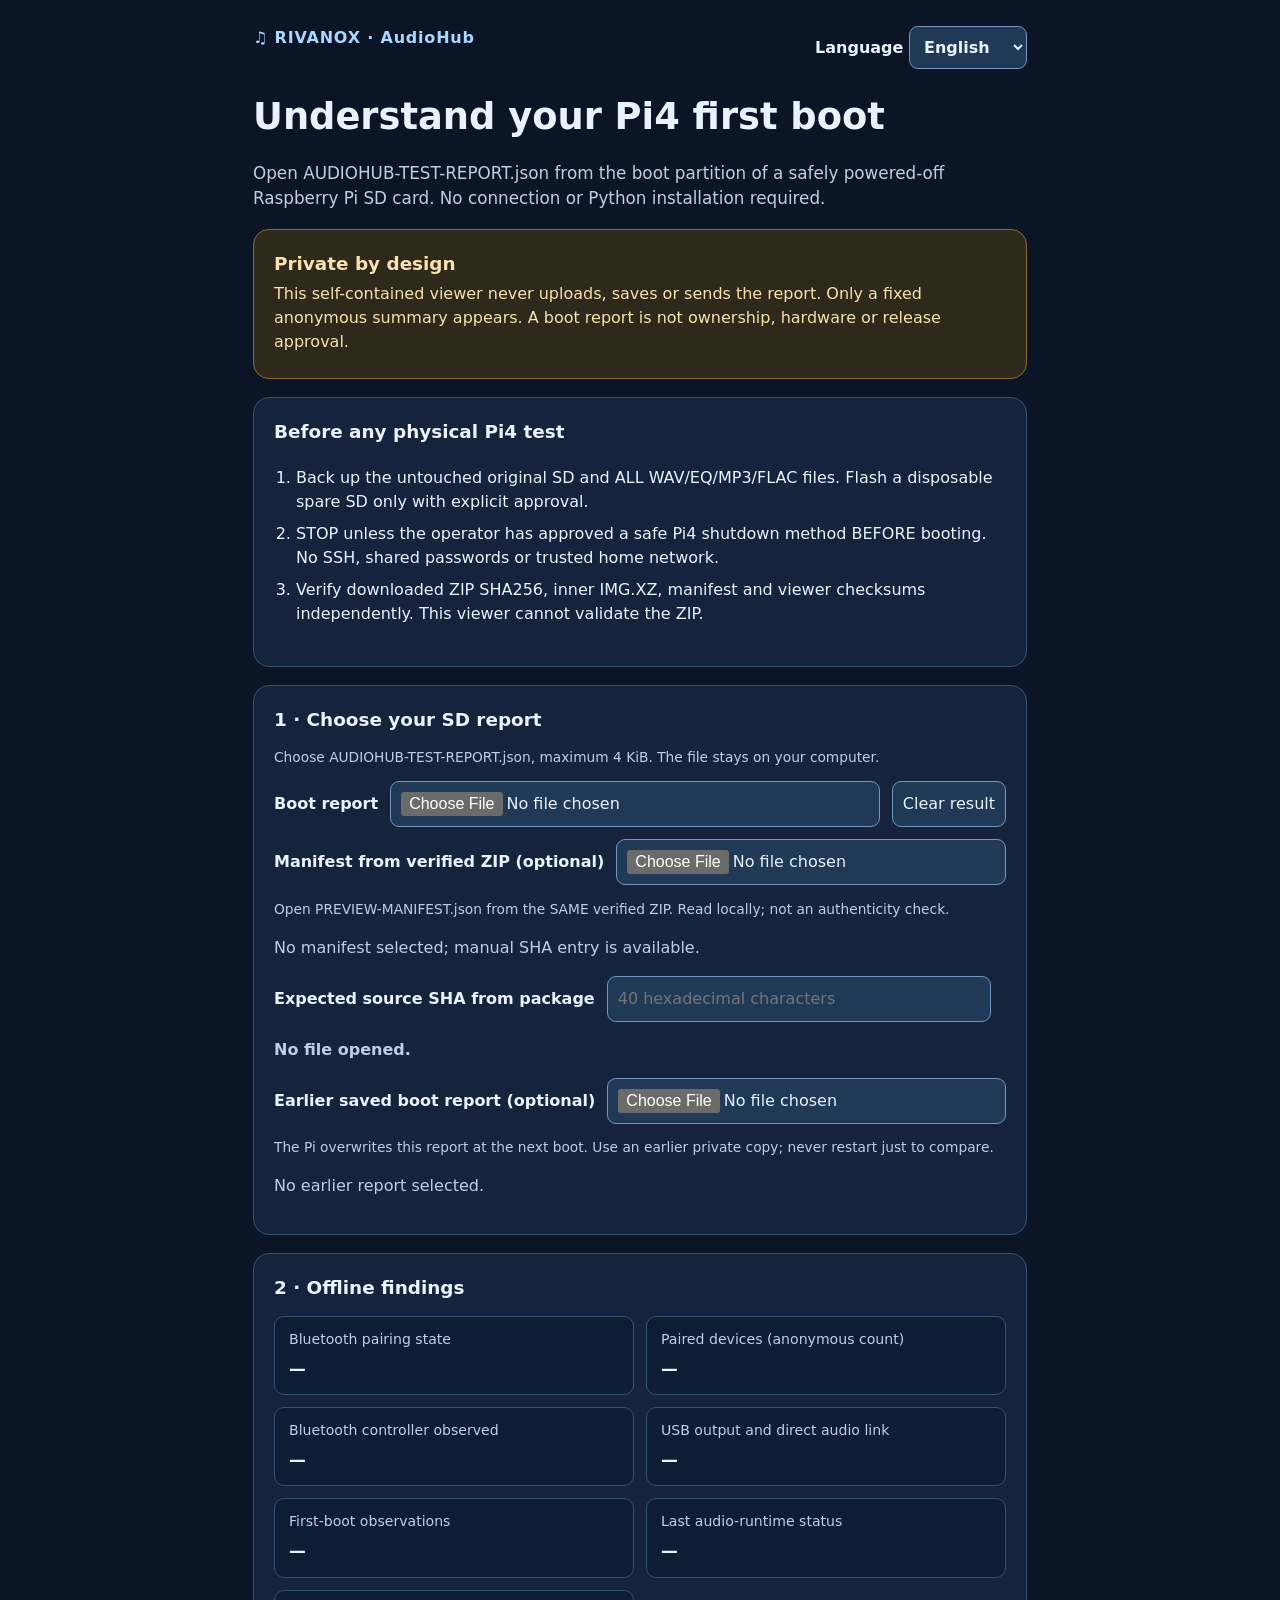
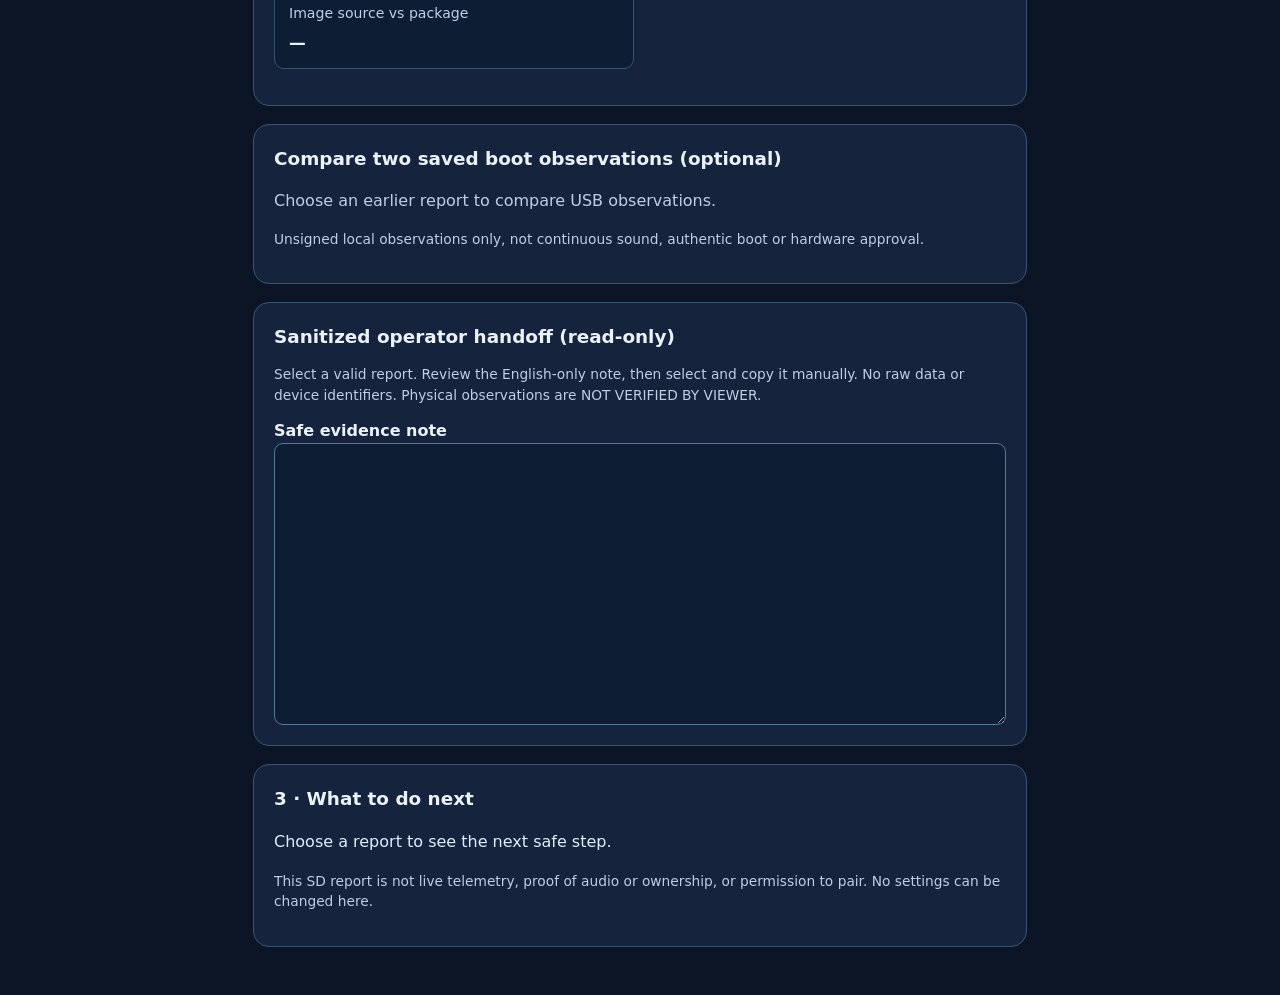
<file: web/boot-report-viewer.html>
<!doctype html>
<!-- SPDX-License-Identifier: AGPL-3.0-only -->
<html lang="en">
<head>
  <meta charset="utf-8">
  <meta name="viewport" content="width=device-width, initial-scale=1">
  <meta http-equiv="Content-Security-Policy" content="default-src 'none'; script-src 'unsafe-inline'; style-src 'unsafe-inline'; base-uri 'none'; form-action 'none'; connect-src 'none'; img-src 'none'">
  <title>AudioHub · Offline first-boot report</title>
  <style>
    :root{color-scheme:dark;font:16px/1.5 system-ui,-apple-system,"Segoe UI",sans-serif;background:#0c1525;color:#eaf2ff}
    *{box-sizing:border-box}body{margin:0}main{max-width:810px;margin:0 auto;padding:26px 18px 48px}
    .top{display:flex;align-items:flex-start;justify-content:space-between;gap:16px;flex-wrap:wrap;margin-bottom:20px}
    .brand{letter-spacing:.05em;font-weight:850;color:#a9d7ff}h1{font-size:clamp(1.5rem,4vw,2.3rem);margin:10px 0}
    h2{font-size:1.15rem;margin:0}p{color:#bfcee5}.lead{font-size:1.05rem}
    .card{border:1px solid #385475;border-radius:16px;background:#15243c;padding:20px;margin-top:18px}
    .notice{background:#2f291c;border-color:#866e33;color:#f8e2ad}
    .notice p{color:#f8e2ad;margin:4px 0}.fields{display:flex;flex-wrap:wrap;gap:12px;align-items:center}
    label{font-weight:650}select,input[type=file],input[type=text],button{font:inherit;color:inherit;background:#203956;border:1px solid #7395be;border-radius:9px;padding:10px;max-width:100%}
    input[type=file]{flex:1;min-width:240px}button{cursor:pointer;min-height:44px}
    button:hover{background:#35577d}button:focus-visible,input:focus-visible,select:focus-visible{outline:3px solid #dba5ff;outline-offset:3px}
    .results{display:grid;grid-template-columns:repeat(2,minmax(0,1fr));gap:12px;margin-top:14px}
    .metric{background:#0d1d33;border:1px solid #355471;border-radius:10px;padding:12px 14px;min-width:0}
    dt{color:#bed0eb;font-size:.88rem}dd{font-weight:750;font-size:1.05rem;margin:7px 0 0;overflow-wrap:anywhere}
    .steps{padding-left:22px}.steps li{padding:4px 0}.small{font-size:.86rem}
    #feedback{min-height:1.5em;font-weight:600}#advice{line-height:1.6;color:#e0edff}
     #handoff-text{display:block;width:100%;min-height:230px;resize:vertical;font:0.85rem/1.45 ui-monospace,Consolas,monospace;color:#eaf2ff;background:#0d1d33;border:1px solid #55799a;border-radius:9px;padding:12px;overflow-wrap:anywhere}
     #handoff-text:focus-visible{outline:3px solid #dba5ff;outline-offset:3px}
    @media(max-width:540px){.results{grid-template-columns:1fr}.card{padding:16px}.fields{align-items:stretch;flex-direction:column}.fields>*{width:100%}}
  </style>
</head>
<body>
<main>
  <div class="top"><div class="brand">♫ RIVANOX · AudioHub</div>
    <label for="language"><span id="language-label">Language</span>
      <select id="language" aria-label="Language">
        <option value="en">English</option><option value="de">Deutsch</option><option value="es">Español</option>
        <option value="fr">Français</option><option value="it">Italiano</option>
      </select>
    </label>
  </div>
  <h1 id="title">Understand your Pi4 first boot</h1>
  <p class="lead" id="intro">Open the AUDIOHUB-TEST-REPORT.json file from the boot partition of a safely powered-off Raspberry Pi SD card. No connection or Python installation required.</p>
  <section class="card notice" aria-labelledby="privacy-title">
    <h2 id="privacy-title">Private by design</h2>
    <p id="privacy-text">This viewer is self-contained. It never uploads, saves or sends the selected report; only a fixed anonymous summary appears on screen. A boot report is not ownership, hardware or release approval.</p>
  </section>
  <section class="card" aria-labelledby="preflight-title">
    <h2 id="preflight-title">Before any physical Pi4 test</h2>
    <ol class="steps">
      <li id="preflight-backup">Back up the untouched original SD and ALL WAV/EQ/MP3/FLAC files. Flash a disposable spare SD only with explicit approval.</li>
      <li id="preflight-shutdown">STOP unless the operator has approved a safe Pi4 shutdown method BEFORE booting. No SSH, shared passwords or trusted home network.</li>
      <li id="preflight-verify">Verify the downloaded ZIP SHA256 and inner IMG.XZ/manifest/viewer checksums independently before extraction or flashing. This viewer never verifies the ZIP.</li>
    </ol>
  </section>
  <section class="card" aria-labelledby="choose-title">
    <h2 id="choose-title">1 · Choose your SD report</h2>
    <p class="small" id="choose-note">Choose only AUDIOHUB-TEST-REPORT.json. Maximum 4 KiB. The file remains on your computer.</p>
    <div class="fields">
      <label for="report-file" id="file-label">Boot report</label>
      <input id="report-file" type="file" accept=".json,application/json" aria-describedby="choose-note feedback">
      <button type="button" id="clear">Clear result</button>
    </div>
    <div class="fields" style="margin-top:12px">
      <label for="manifest-file" id="manifest-label">Manifest from verified ZIP (optional)</label>
      <input id="manifest-file" type="file" accept=".json,application/json" aria-describedby="manifest-note manifest-feedback">
    </div>
    <p class="small" id="manifest-note">Open PREVIEW-MANIFEST.json from the SAME already verified ZIP. Read locally only; not an image checksum or proof of authenticity.</p>
    <p id="manifest-feedback" role="status" aria-live="polite">No manifest selected; manual SHA entry is available.</p>
    <div class="fields" style="margin-top:12px">
      <label for="expected-sha" id="expected-sha-label">Expected source SHA from package</label>
      <input type="text" id="expected-sha" maxlength="40" size="40" autocomplete="off" spellcheck="false" aria-describedby="choose-note" placeholder="40 hexadecimal characters">
    </div>
    <p id="feedback" role="status" aria-live="polite">No file opened.</p>
    <div class="fields" style="margin-top:12px">
      <label for="previous-report-file" id="previous-label">Earlier saved boot report (optional)</label>
      <input id="previous-report-file" type="file" accept=".json,application/json" aria-describedby="previous-note previous-feedback">
    </div>
    <p class="small" id="previous-note">The Pi overwrites this report on the next boot. Compare only a privately saved earlier copy; never restart just to create a comparison.</p>
    <p id="previous-feedback" role="status" aria-live="polite">No earlier report selected.</p>
  </section>
  <section class="card" aria-labelledby="results-title">
    <h2 id="results-title">2 · Offline findings</h2>
    <dl class="results">
      <div class="metric"><dt id="pairing-label">Bluetooth pairing state</dt><dd id="pairing-value">—</dd></div>
      <div class="metric"><dt id="paired-label">Paired devices (anonymous count)</dt><dd id="paired-value">—</dd></div>
      <div class="metric"><dt id="controller-label">Bluetooth controller observed</dt><dd id="controller-value">—</dd></div>
      <div class="metric"><dt id="usb-label">USB audio device observed</dt><dd id="usb-value">—</dd></div>
      <div class="metric"><dt id="snapshots-label">First-boot observations</dt><dd id="snapshots-value">—</dd></div>
      <div class="metric"><dt id="runtime-label">Last audio-runtime status</dt><dd id="runtime-value">—</dd></div>
      <div class="metric"><dt id="identity-label">Image source vs package</dt><dd id="identity-value">—</dd></div>
    </dl>
  </section>
  <section class="card" aria-labelledby="compare-title">
    <h2 id="compare-title">Compare two saved boot observations (optional)</h2>
    <p id="compare-result" role="status" aria-live="polite">Choose an earlier report to compare USB observations.</p>
    <p id="compare-disclaimer" class="small">Only unsigned and anonymous sampled observations on the same public source version can be compared. This does not prove continuous or audible sound.</p>
  </section>
  <section class="card" aria-labelledby="handoff-title">
    <h2 id="handoff-title">Sanitized operator handoff (read-only)</h2>
    <p id="handoff-note" class="small">Select a valid report. Review the English-only note, then select and copy its text manually. No raw reports, device names, passwords or audio filenames are included. All physical observations remain NOT VERIFIED BY VIEWER.</p>
    <label for="handoff-text" id="handoff-label">Safe evidence note</label>
    <textarea id="handoff-text" readonly rows="13" spellcheck="false" aria-describedby="handoff-note"></textarea>
  </section>
  <section class="card" aria-labelledby="next-title">
    <h2 id="next-title">3 · What to do next</h2>
    <p id="advice" role="status" aria-live="polite">Choose a report to see the next safe step.</p>
    <p id="disclaimer" class="small">The report is an SD-card observation, not live telemetry, proof of audio, device identity or permission to pair. No settings can be changed here.</p>
  </section>
</main>
<script>
"use strict";
(() => {
  const states = ["unavailable","ambiguous_adapter","controller_off","unexpected_open",
    "initial_window_observed","window_closed","paired_untrusted","known_devices",
    "device_limit","inconsistent"];
  const texts = {
    en: {
      language:"Language",title:"Understand your Pi4 first boot",
      intro:"Open AUDIOHUB-TEST-REPORT.json from the boot partition of a safely powered-off Raspberry Pi SD card. No connection or Python installation required.",
      privacyTitle:"Private by design",privacy:"This self-contained viewer never uploads, saves or sends the report. Only a fixed anonymous summary appears. A boot report is not ownership, hardware or release approval.",
      choose:"1 · Choose your SD report",chooseNote:"Choose AUDIOHUB-TEST-REPORT.json, maximum 4 KiB. The file stays on your computer.",
      file:"Boot report",handoffTitle:"Sanitized operator handoff (read-only)",handoffNote:"Select a valid report. Review the English-only note, then select and copy it manually. No raw data or device identifiers. Physical observations are NOT VERIFIED BY VIEWER.",handoffLabel:"Safe evidence note",previousLabel:"Earlier saved boot report (optional)",previousNote:"The Pi overwrites this report at the next boot. Use an earlier private copy; never restart just to compare.",previousEmpty:"No earlier report selected.",previousLoading:"Reading earlier report locally…",previousReady:"Earlier report loaded locally.",previousBad:"Invalid earlier report; comparison cleared.",compareTitle:"Compare two saved boot observations (optional)",compareEmpty:"Choose an earlier report to compare USB observations.",compareNoCurrent:"Choose a current report before comparing.",compareNoIdentity:"Cannot compare: one or both reports lack a public source identity.",compareDifferentSource:"STOP: DIFFERENT source SHAs; reports cannot be compared as the same image.",compareWrongPackage:"STOP: expected package source SHA is invalid or disagrees with reports.",compareSame:"Reported USB route and samples were unchanged between these files.",compareChanged:"Reported USB route or samples changed between these files.",compareEarlier:"Earlier",compareNow:"Now",compareRoute:"USB route",compareSamples:"USB samples",compareLimit:"Unsigned local observations only, not continuous sound, authentic boot or hardware approval.",preflightTitle:"Before any physical Pi4 test",preflightBackup:"Back up the untouched original SD and ALL WAV/EQ/MP3/FLAC files. Flash a disposable spare SD only with explicit approval.",preflightShutdown:"STOP unless the operator has approved a safe Pi4 shutdown method BEFORE booting. No SSH, shared passwords or trusted home network.",preflightVerify:"Verify downloaded ZIP SHA256, inner IMG.XZ, manifest and viewer checksums independently. This viewer cannot validate the ZIP.",manifestLabel:"Manifest from verified ZIP (optional)",manifestNote:"Open PREVIEW-MANIFEST.json from the SAME verified ZIP. Read locally; not an authenticity check.",manifestEmpty:"No manifest selected; manual SHA entry is available.",manifestLoading:"Reading manifest locally…",manifestReady:"Manifest source SHA loaded locally; not an authenticity proof.",manifestBad:"Invalid manifest or wrong filename. SHA cleared; nothing uploaded.",manifestManual:"SHA entered manually.",expectedSha:"Expected source SHA from package",identity:"Image source vs package",sourceMissing:"Image identity unavailable",sourceExpected:"Paste package SHA to compare",sourceMatch:"MATCH (not authenticity)",sourceMismatch:"MISMATCH — check SD and package",sourceInvalid:"Enter the complete 40-character SHA",mismatchTip:"STOP: the report does not match this source. Check the SD card before further testing.",clear:"Clear result",empty:"No file opened.",bad:"Unsupported, incomplete or invalid report. Nothing was uploaded.",
      loading:"Reading locally…",ready:"Read-only summary of the last recorded boot observation. No approval granted.",
      results:"2 · Offline findings",pairing:"Bluetooth pairing state",paired:"Paired devices (anonymous count)",
      controller:"Bluetooth controller observed",usb:"USB output and direct audio link",
      usbLinked:"Direct link reported (not sound)",usbBroken:"USB found; route needs attention",usbUnknown:"USB found; route not checked",usbAbsent:"USB device not reported",
      routeTipLinked:"A direct USB output link is reported, but speaker sound is NOT verified. Listen only during an authorized low-volume physical test.",routeTipBroken:"USB hardware was detected but no working direct audio link was reported. Do not assume sound or change routing without authorized access.",routeTipUnknown:"USB was detected, but its direct audio route cannot be verified from this report. Do not assume sound.",routeTipAbsent:"No USB audio output was reported; check the Edifier USB connection on an isolated bench, without changing network or owner access.",
      snapshots:"First-boot observations",runtime:"Last audio-runtime status",
      trendOne:"One USB check; no trend",trendAlways:"USB reported in every sampled check",trendNever:"USB absent in all sampled checks",trendAppeared:"USB appeared after the first check",trendLost:"USB disappeared after detection",trendIntermittent:"USB appeared and disappeared",tipAppeared:"USB was missing in an earlier check and appeared later. This does not prove continuous USB routing or sound.",tipLost:"USB was detected earlier but absent in a later check. Inspect Edifier cable and power only on an isolated test bench; do not assume sound.",tipIntermittent:"USB presence changed in both directions across boot checks. Record this instability; request an authorized cable/power check before sound acceptance.",
      next:"3 · What to do next",chooseFirst:"Choose a report to see the next safe step.",
      disclaimer:"This SD report is not live telemetry, proof of audio or ownership, or permission to pair. No settings can be changed here.",
      yes:"Detected",no:"Not detected",unknown:"Unavailable",recent:"Reported recently",stale:"Missing or stale",
      states:["Unavailable","Adapter unclear","Controller off","Unexpectedly open",
        "Initial pairing window observed","Pairing window closed","Paired but not trusted",
        "Known device(s)","Two-device limit","Inconsistent records"],
      tips:[
        "Check the Bluetooth service and physical controller at the trusted Pi console.",
        "Check local adapters with an authorized operator; no pairing was changed.",
        "Check the physical Pi Bluetooth controller and service.",
        "Do not pair unknown devices. Secure this open window through an authorized local operator.",
        "Only in a supervised, isolated lab: look for AudioHub on your intended phone. This is not secure owner claiming.",
        "Existing firmware cannot securely reopen pairing remotely. Do not bypass the closed window by rebooting.",
        "Ask the operator to inspect paired/trusted status locally; reconnection may not work.",
        "Reconnect from the already paired device, then listen to the USB speaker. Sound is not proven by this report.",
        "Existing devices may reconnect. New device enrollment needs a separately approved flow.",
        "Inspect local BlueZ state with the authorized operator; do not modify device permissions."
      ],older:"This older report has no pairing-readiness fields. Use a newer authorized Pi4 test image to see them."
    },
    de: {
      language:"Sprache",title:"Den ersten Pi4-Start verstehen",
      intro:"AUDIOHUB-TEST-REPORT.json von der Bootpartition einer sicher heruntergefahrenen Raspberry-Pi-SD-Karte öffnen. Keine Verbindung oder Python-Installation nötig.",
      privacyTitle:"Privat statt Datenübertragung",privacy:"Dieser eigenständige Betrachter lädt die Datei niemals hoch, speichert oder sendet sie nicht. Er zeigt nur eine feste anonyme Zusammenfassung. Kein Eigentums-, Hardware- oder Release-Nachweis.",
      choose:"1 · SD-Bericht auswählen",chooseNote:"AUDIOHUB-TEST-REPORT.json auswählen, maximal 4 KiB. Die Datei bleibt lokal.",
      file:"Startbericht",handoffTitle:"Bereinigte Betreiberübergabe (nur lesbar)",handoffNote:"Gültigen Bericht öffnen. Englischen Nachweistext prüfen und manuell markieren/kopieren. Keine Rohdaten oder Gerätekennungen. Physische Beobachtungen sind NICHT DURCH DEN VIEWER BESTÄTIGT.",handoffLabel:"Bereinigter Nachweistext",previousLabel:"Früher gesicherter Startbericht (optional)",previousNote:"Der Pi überschreibt den Bericht beim nächsten Start. Nur frühere lokale Kopie verwenden; nicht zum Vergleichen neu starten.",previousEmpty:"Kein früherer Bericht ausgewählt.",previousLoading:"Früherer Bericht wird lokal gelesen…",previousReady:"Früherer Bericht lokal geladen.",previousBad:"Ungültiger früherer Bericht; Vergleich gelöscht.",compareTitle:"Zwei gesicherte Startberichte vergleichen (optional)",compareEmpty:"Früheren Bericht auswählen, um USB zu vergleichen.",compareNoCurrent:"Zum Vergleich aktuellen Bericht auswählen.",compareNoIdentity:"Kein Vergleich: Bei einem Bericht fehlt die Quellkennung.",compareDifferentSource:"STOPP: UNTERSCHIEDLICHE Quellversionen; Berichte nicht als gleiches Image vergleichen.",compareWrongPackage:"STOPP: Erwarteter Paket-SHA ungültig oder abweichend.",compareSame:"Gemeldete USB-Verbindung und Stichproben in beiden Dateien unverändert.",compareChanged:"Gemeldete USB-Verbindung oder Stichproben zwischen Dateien geändert.",compareEarlier:"Vorher",compareNow:"Jetzt",compareRoute:"USB-Verbindung",compareSamples:"USB-Stichproben",compareLimit:"Nur unsignierte lokale Beobachtungen, kein Ton-, Echtheits- oder Hardwarebeweis.",preflightTitle:"Vor dem physischen Pi4-Test",preflightBackup:"Unveränderte Original-SD und ALLE WAV-/EQ-/MP3-/FLAC-Dateien sichern. Nur freigegebene Ersatz-SD beschreiben.",preflightShutdown:"STOPP ohne VORHER freigegebene sichere Pi4-Abschaltung. Kein SSH, Standardpasswort oder Heimnetz.",preflightVerify:"ZIP-SHA256, IMG.XZ, Manifest und Viewer-Prüfsummen unabhängig prüfen. Dieser Betrachter prüft nicht das ZIP.",manifestLabel:"Manifest aus geprüftem ZIP (optional)",manifestNote:"PREVIEW-MANIFEST.json aus DEMSELBEN geprüften ZIP lokal öffnen. Kein Echtheitsbeweis.",manifestEmpty:"Kein Manifest ausgewählt; SHA-Eingabe von Hand möglich.",manifestLoading:"Manifest wird lokal gelesen…",manifestReady:"Quell-SHA aus Manifest geladen; kein Echtheitsbeweis.",manifestBad:"Ungültiges Manifest oder falscher Dateiname. SHA gelöscht; kein Upload.",manifestManual:"SHA manuell eingegeben.",expectedSha:"Erwarteter Quell-SHA aus dem Paket",identity:"Image-Quelle und Paket",sourceMissing:"Image-Kennung fehlt",sourceExpected:"Paket-SHA zum Vergleich einfügen",sourceMatch:"GLEICH (kein Echtheitsbeweis)",sourceMismatch:"ABWEICHUNG – SD und Paket prüfen",sourceInvalid:"Vollständigen 40-stelligen SHA eingeben",mismatchTip:"STOPP: Der Bericht passt nicht zur Quellversion. SD-Karte vor weiteren Tests prüfen.",clear:"Ergebnis löschen",empty:"Noch keine Datei geöffnet.",bad:"Nicht unterstützter, unvollständiger oder ungültiger Bericht. Nichts wurde übertragen.",
      loading:"Lese nur lokal…",ready:"Anonyme Auswertung des letzten aufgezeichneten Startzustands. Keine Freigabe.",
      results:"2 · Offline-Ergebnis",pairing:"Bluetooth-Kopplungsstatus",paired:"Gekoppelte Geräte (nur Anzahl)",
      controller:"Bluetooth-Controller erkannt",usb:"USB-Ausgang und Audioverbindung",
      usbLinked:"Direkte Verbindung gemeldet (kein Tonbeweis)",usbBroken:"USB erkannt; Verbindung prüfen",usbUnknown:"USB erkannt; Verbindung nicht geprüft",usbAbsent:"USB-Gerät nicht gemeldet",
      routeTipLinked:"Eine direkte USB-Audioverbindung wurde gemeldet; hörbarer Ton ist NICHT nachgewiesen. Nur im freigegebenen Hardwaretest bei niedrigem Pegel hören.",routeTipBroken:"USB-Hardware wurde erkannt, aber keine funktionsbereite direkte Audioverbindung gemeldet. Ton nicht annehmen oder Routing ohne Freigabe ändern.",routeTipUnknown:"USB wurde erkannt, die direkte Audioverbindung ist in diesem Bericht aber nicht prüfbar. Keinen hörbaren Ton annehmen.",routeTipAbsent:"Kein USB-Audioausgang gemeldet. Edifier-USB-Verbindung nur am isolierten Testgerät prüfen, ohne Besitzer- oder Netzwerkeinstellungen zu ändern.",
      snapshots:"Erststart-Beobachtungen",runtime:"Letzter Audio-Laufzeitstatus",
      trendOne:"Eine USB-Prüfung; kein Verlauf",trendAlways:"USB bei jeder Stichprobe gemeldet",trendNever:"USB bei keiner Stichprobe gemeldet",trendAppeared:"USB nach erster Prüfung aufgetaucht",trendLost:"USB nach Erkennung verschwunden",trendIntermittent:"USB aufgetaucht und verschwunden",tipAppeared:"USB wurde erst später erkannt. Das beweist keine dauerhaft stabile Verbindung oder hörbaren Ton.",tipLost:"USB wurde erst erkannt, später aber nicht mehr. Edifier-Kabel und Stromversorgung nur am isolierten Testgerät prüfen; Ton nicht annehmen.",tipIntermittent:"USB erschien und verschwand bei den Startprüfungen. Verlauf dokumentieren und Kabel/Stromversorgung nur berechtigt prüfen lassen.",
      next:"3 · Nächster Schritt",chooseFirst:"Bericht auswählen, um sichere nächste Schritte zu sehen.",
      disclaimer:"SD-Bericht, kein Live-Zustand oder Nachweis von Ton, Besitz oder Kopplungsberechtigung. Hier werden keine Einstellungen geändert.",
      yes:"Erkannt",no:"Nicht erkannt",unknown:"Nicht verfügbar",recent:"Zuletzt aktuell",stale:"Fehlt oder veraltet",
      states:["Nicht verfügbar","Adapter unklar","Controller aus","Unerwartet offen",
        "Erstes Kopplungsfenster beobachtet","Kopplungsfenster geschlossen",
        "Gekoppelt, aber nicht vertraut","Bekannte Geräte","Zwei-Geräte-Grenze","Widersprüchliche Daten"],
      tips:[
        "Bluetooth-Dienst und Controller an der vertrauenswürdigen Pi-Konsole prüfen.",
        "Adapter nur durch einen berechtigten Betreiber lokal prüfen lassen. Keine Kopplung wurde verändert.",
        "Bluetooth-Controller und Dienst direkt am Pi überprüfen.",
        "Keine unbekannten Geräte koppeln; unerwünschte Öffnung durch berechtigten Betreiber lokal absichern.",
        "Nur im beaufsichtigten isolierten Labor AudioHub am eigenen Handy suchen. Das ist kein sicherer Besitznachweis.",
        "Keine sichere Fernöffnung vorhanden. Nicht durch Neustart die Sperre umgehen.",
        "Gekoppelt-/Vertrauensstatus lokal überprüfen lassen; Wiederverbindung kann scheitern.",
        "Mit bereits gekoppeltem Gerät erneut verbinden und tatsächlichen Ton am USB-Lautsprecher prüfen.",
        "Bekannte Geräte können sich erneut verbinden; neue Geräte erfordern einen separat freigegebenen Ablauf.",
        "BlueZ-Zustand berechtigt lokal prüfen lassen, ohne Geräteberechtigungen zu ändern."
      ],older:"Älterer Bericht ohne Kopplungsstatus. Ein neueres, freigegebenes Pi4-Testimage liefert diese Angaben."
    },
    es: {
      language:"Idioma",title:"Comprender el primer arranque del Pi4",
      intro:"Abre AUDIOHUB-TEST-REPORT.json de la partición de arranque de una tarjeta SD del Pi apagado correctamente. Sin conexión ni Python.",
      privacyTitle:"Privacidad local",privacy:"Este visor no sube, guarda ni envía el informe. Solo muestra datos anónimos predefinidos. No confirma propiedad, hardware ni lanzamiento.",
      choose:"1 · Seleccionar informe SD",chooseNote:"Selecciona AUDIOHUB-TEST-REPORT.json, máximo 4 KiB. El archivo permanece en tu equipo.",
      file:"Informe de arranque",handoffTitle:"Entrega anónima al operador (solo lectura)",handoffNote:"Abre un informe válido. Revisa la nota en inglés y cópiala manualmente. Sin datos brutos ni identificadores; las pruebas físicas NO ESTÁN VERIFICADAS.",handoffLabel:"Nota de evidencia anónima",previousLabel:"Informe anterior guardado (opcional)",previousNote:"El Pi sobrescribe el informe al reiniciar. Usa una copia privada anterior; no reinicies solo para comparar.",previousEmpty:"Ningún informe anterior.",previousLoading:"Lectura local del informe anterior…",previousReady:"Informe anterior leído localmente.",previousBad:"Informe anterior no válido; comparación borrada.",compareTitle:"Comparar dos informes guardados (opcional)",compareEmpty:"Elige un informe anterior para comparar USB.",compareNoCurrent:"Elige un informe actual para comparar.",compareNoIdentity:"No se puede comparar: falta la identidad de origen en un informe.",compareDifferentSource:"ALTO: SHA de origen DIFERENTE; no son la misma imagen.",compareWrongPackage:"ALTO: SHA de paquete inválido o diferente.",compareSame:"Ruta y muestras USB sin cambios entre archivos.",compareChanged:"Ruta USB o muestras cambiadas entre archivos.",compareEarlier:"Antes",compareNow:"Ahora",compareRoute:"Ruta USB",compareSamples:"Muestras USB",compareLimit:"Solo datos locales sin firmar, no prueba de sonido o aprobación.",preflightTitle:"Antes de probar físicamente el Pi4",preflightBackup:"Guarda la SD original intacta y TODOS los WAV/EQ/MP3/FLAC. Solo graba una SD de repuesto con permiso explícito.",preflightShutdown:"ALTO sin un método de apagado seguro aprobado ANTES del arranque. Sin SSH, contraseña común ni red doméstica.",preflightVerify:"Verifica de forma independiente SHA256 del ZIP, IMG.XZ, manifiesto y visor. El visor no valida el ZIP.",manifestLabel:"Manifiesto del ZIP verificado (opcional)",manifestNote:"Abre PREVIEW-MANIFEST.json del MISMO ZIP ya verificado. Lectura local, no autenticación.",manifestEmpty:"Sin manifiesto; puedes introducir el SHA manualmente.",manifestLoading:"Leyendo manifiesto localmente…",manifestReady:"SHA de origen leído localmente; no prueba autenticidad.",manifestBad:"Manifiesto inválido o nombre incorrecto. SHA borrado; no se envió nada.",manifestManual:"SHA introducido manualmente.",expectedSha:"SHA esperado del paquete",identity:"Origen de imagen frente al paquete",sourceMissing:"Identidad de imagen no disponible",sourceExpected:"Pega el SHA del paquete para comparar",sourceMatch:"COINCIDE (no autentica)",sourceMismatch:"NO COINCIDE: revisa SD y paquete",sourceInvalid:"Introduce el SHA completo de 40 caracteres",mismatchTip:"ALTO: el informe no coincide con el código seleccionado. Comprueba la tarjeta SD.",clear:"Borrar resultado",empty:"Ningún archivo abierto.",bad:"Informe no válido, incompleto o incompatible. No se transfirió nada.",
      loading:"Lectura local…",ready:"Resumen de la última observación registrada. Sin aprobación.",
      results:"2 · Resultados sin conexión",pairing:"Estado de emparejamiento Bluetooth",paired:"Dispositivos emparejados (cantidad)",
      controller:"Controlador Bluetooth detectado",usb:"Salida USB y enlace de audio",
      usbLinked:"Enlace directo informado (no prueba sonido)",usbBroken:"USB detectado; revisar enlace",usbUnknown:"USB detectado; enlace no comprobado",usbAbsent:"Dispositivo USB no informado",
      routeTipLinked:"Se informa un enlace directo USB, pero NO se ha comprobado sonido audible. Escucha solo en una prueba física autorizada a volumen bajo.",routeTipBroken:"Se detectó USB, pero no se informó un enlace de audio directo funcional. No supongas sonido ni cambies rutas sin autorización.",routeTipUnknown:"Se detectó USB, pero este informe no permite verificar el enlace directo. No supongas sonido.",routeTipAbsent:"No se informó salida de audio USB. Comprueba el cable Edifier solo en un entorno aislado y sin cambiar red o propietario.",
      snapshots:"Observaciones del arranque",runtime:"Estado del motor de audio",
      trendOne:"Una revisión USB; sin tendencia",trendAlways:"USB presente en todas las muestras",trendNever:"USB ausente en todas las muestras",trendAppeared:"USB apareció después del primer control",trendLost:"USB desapareció tras detectarse",trendIntermittent:"USB apareció y desapareció",tipAppeared:"USB apareció después de una muestra sin USB. No demuestra estabilidad ni sonido.",tipLost:"USB fue detectado antes y faltó después. Revisa cable y alimentación Edifier solo en un banco aislado; no supongas sonido.",tipIntermittent:"USB apareció y desapareció durante el arranque. Registra el problema y pide al operador revisar cable y alimentación.",
      next:"3 · Próximo paso",chooseFirst:"Selecciona un informe para ver el siguiente paso seguro.",
      disclaimer:"No son datos en vivo ni prueba de sonido, propiedad o permiso para emparejar. No modifica ajustes.",
      yes:"Detectado",no:"No detectado",unknown:"No disponible",recent:"Reciente",stale:"Ausente o antiguo",
      states:["No disponible","Adaptador ambiguo","Controlador apagado","Abierto inesperadamente",
        "Ventana inicial observada","Emparejamiento cerrado","Emparejado sin confianza",
        "Dispositivo conocido","Límite de dos dispositivos","Datos incoherentes"],
      tips:[
        "Comprueba localmente el servicio Bluetooth y el controlador físico.",
        "Un operador autorizado debe revisar los adaptadores locales.",
        "Comprueba el controlador Bluetooth del Pi.",
        "No emparejes dispositivos desconocidos; revisa el acceso localmente.",
        "Solo en un laboratorio aislado y supervisado: busca AudioHub en tu teléfono. No demuestra propiedad.",
        "No fuerces una ventana nueva reiniciando el equipo.",
        "Revisa localmente el estado de confianza antes de reconectar.",
        "Reconecta desde el dispositivo conocido y comprueba el sonido real del altavoz USB.",
        "Los dispositivos conocidos pueden reconectar; añadir otros requiere autorización.",
        "Un operador autorizado debe revisar BlueZ sin cambiar permisos."
      ],older:"El informe anterior no incluye el estado de emparejamiento. Necesita una imagen Pi4 más reciente."
    },
    fr: {
      language:"Langue",title:"Comprendre le premier démarrage du Pi4",
      intro:"Ouvrez AUDIOHUB-TEST-REPORT.json depuis la partition de démarrage d'une carte SD après arrêt correct du Pi. Sans connexion ni Python.",
      privacyTitle:"Lecture privée",privacy:"Cette visionneuse ne transmet, n'enregistre et n'envoie aucun rapport. Seul un résumé anonyme apparaît. Aucune preuve de propriété, de matériel ou de version.",
      choose:"1 · Choisir le rapport SD",chooseNote:"Sélectionnez AUDIOHUB-TEST-REPORT.json, 4 Kio maximum. Le fichier reste sur votre ordinateur.",
      file:"Rapport de démarrage",handoffTitle:"Transmission anonymisée (lecture seule)",handoffNote:"Ouvrez un rapport valide, relisez la note en anglais et copiez-la manuellement. Aucun contenu brut ni identifiant ; les essais physiques ne sont PAS VÉRIFIÉS.",handoffLabel:"Note de preuve anonymisée",previousLabel:"Rapport précédent sauvegardé (facultatif)",previousNote:"Le Pi écrase son rapport au redémarrage. Utilisez une copie privée ; ne redémarrez pas juste pour comparer.",previousEmpty:"Aucun rapport précédent.",previousLoading:"Lecture locale de l'ancien rapport…",previousReady:"Ancien rapport chargé localement.",previousBad:"Ancien rapport invalide ; comparaison effacée.",compareTitle:"Comparer deux rapports enregistrés (facultatif)",compareEmpty:"Choisissez un ancien rapport pour comparer USB.",compareNoCurrent:"Choisissez un rapport actuel à comparer.",compareNoIdentity:"Comparaison impossible : identité source manquante.",compareDifferentSource:"ARRÊT : SHA source DIFFÉRENTS ; images non comparables.",compareWrongPackage:"ARRÊT : SHA du paquet invalide ou différent.",compareSame:"Routage USB et mesures inchangés entre ces fichiers.",compareChanged:"Routage USB ou mesures changés entre ces fichiers.",compareEarlier:"Avant",compareNow:"Maintenant",compareRoute:"Routage USB",compareSamples:"Mesures USB",compareLimit:"Observations locales non signées, pas de preuve de son ni d'approbation.",preflightTitle:"Avant tout essai physique du Pi4",preflightBackup:"Sauvegardez la SD d'origine intacte et TOUS les WAV/EQ/MP3/FLAC. Flashez uniquement une SD de rechange autorisée.",preflightShutdown:"ARRÊT sans méthode sûre d'extinction approuvée AVANT le démarrage. Aucun SSH, mot de passe partagé ou réseau domestique.",preflightVerify:"Vérifiez séparément les SHA256 du ZIP, IMG.XZ, manifeste et visionneuse. Cette page ne vérifie pas le ZIP.",manifestLabel:"Manifeste du ZIP vérifié (facultatif)",manifestNote:"Ouvrez PREVIEW-MANIFEST.json du MÊME ZIP déjà vérifié. Lecture locale, sans preuve d'authenticité.",manifestEmpty:"Aucun manifeste ; SHA manuel possible.",manifestLoading:"Lecture locale du manifeste…",manifestReady:"SHA source chargé localement ; aucune preuve d'authenticité.",manifestBad:"Manifeste invalide ou nom erroné. SHA effacé ; aucun envoi.",manifestManual:"SHA saisi manuellement.",expectedSha:"SHA source attendu du paquet",identity:"Source image et paquet",sourceMissing:"Identité image indisponible",sourceExpected:"Collez le SHA du paquet pour comparer",sourceMatch:"IDENTIQUE (pas une authentification)",sourceMismatch:"DIFFÉRENT : vérifier SD et paquet",sourceInvalid:"Saisissez le SHA complet de 40 caractères",mismatchTip:"ARRÊT : le rapport ne correspond pas au code choisi. Vérifiez la carte SD.",clear:"Effacer le résultat",empty:"Aucun fichier ouvert.",bad:"Rapport invalide, incomplet ou non pris en charge. Aucun envoi.",
      loading:"Lecture locale…",ready:"Résumé de la dernière observation enregistrée. Aucune validation.",
      results:"2 · Résultats hors ligne",pairing:"État de l'appairage Bluetooth",paired:"Appareils appairés (nombre)",
      controller:"Contrôleur Bluetooth détecté",usb:"Sortie USB et liaison audio",
      usbLinked:"Liaison directe signalée (pas de preuve sonore)",usbBroken:"USB détecté ; liaison à vérifier",usbUnknown:"USB détecté ; liaison non vérifiée",usbAbsent:"Aucun périphérique USB signalé",
      routeTipLinked:"Une liaison USB directe est signalée, mais aucun son audible n'est prouvé. Écouter uniquement lors d'un test matériel autorisé à faible volume.",routeTipBroken:"L'USB est détecté, mais aucune liaison audio directe fonctionnelle n'est signalée. Ne présumez pas du son et ne modifiez pas le routage sans autorisation.",routeTipUnknown:"L'USB est détecté, mais la liaison directe ne peut être vérifiée dans ce rapport. Aucun son n'est prouvé.",routeTipAbsent:"Aucune sortie audio USB signalée. Vérifiez le câble Edifier uniquement en environnement isolé, sans changer le réseau ou le propriétaire.",
      snapshots:"Observations de démarrage",runtime:"Dernier état audio",
      trendOne:"Un contrôle USB ; pas de tendance",trendAlways:"USB vu à chaque mesure",trendNever:"USB absent de chaque mesure",trendAppeared:"USB apparu après la première mesure",trendLost:"USB disparu après détection",trendIntermittent:"USB apparu et disparu",tipAppeared:"USB est apparu après une mesure sans USB. Cela ne prouve ni stabilité ni son.",tipLost:"USB détecté auparavant puis absent plus tard. Vérifiez câble et alimentation Edifier uniquement sur banc isolé, sans présumer du son.",tipIntermittent:"USB est apparu et a disparu pendant le démarrage. Notez le problème et faites vérifier câble et alimentation par un opérateur autorisé.",
      next:"3 · Étape suivante",chooseFirst:"Choisissez un rapport pour afficher la prochaine étape sûre.",
      disclaimer:"Ce rapport n'est pas une mesure en direct ni une preuve de son, propriété ou autorisation. Aucun paramètre modifié.",
      yes:"Détecté",no:"Non détecté",unknown:"Indisponible",recent:"Récent",stale:"Absent ou périmé",
      states:["Indisponible","Adaptateur ambigu","Contrôleur éteint","Ouvert anormalement",
        "Fenêtre initiale observée","Appairage fermé","Appairé sans confiance",
        "Appareil connu","Limite de deux appareils","Données incohérentes"],
      tips:[
        "Vérifiez localement le service Bluetooth et le contrôleur.",
        "Un opérateur habilité doit vérifier les adaptateurs sur le Pi.",
        "Vérifiez le contrôleur et le service Bluetooth du Pi.",
        "N'appairez aucun appareil inconnu ; sécurisez localement cet état.",
        "Uniquement en laboratoire isolé et surveillé : recherchez AudioHub sur votre téléphone. Ce n'est pas une preuve de propriété.",
        "Ne redémarrez pas pour contourner la fermeture de l'appairage.",
        "Vérifiez localement la confiance avant de reconnecter.",
        "Reconnectez depuis l'appareil connu, puis écoutez réellement le haut-parleur USB.",
        "Les appareils connus peuvent se reconnecter ; tout nouvel appairage exige un accord distinct.",
        "Faites vérifier BlueZ localement sans modifier les autorisations."
      ],older:"Ancien rapport sans état d'appairage. Utilisez une image de test Pi4 plus récente et autorisée."
    },
    it: {
      language:"Lingua",title:"Capire il primo avvio del Pi4",
      intro:"Apri AUDIOHUB-TEST-REPORT.json dalla partizione di avvio della scheda SD dopo aver spento correttamente il Pi. Nessuna rete o Python.",
      privacyTitle:"Privacy locale",privacy:"Questo visualizzatore non carica, salva o invia il rapporto. Mostra solo dati anonimi prestabiliti. Non prova proprietà, hardware o rilascio.",
      choose:"1 · Scegli il rapporto SD",chooseNote:"Seleziona AUDIOHUB-TEST-REPORT.json, massimo 4 KiB. Il file resta sul computer.",
      file:"Rapporto di avvio",handoffTitle:"Consegna anonima all'operatore (sola lettura)",handoffNote:"Apri un rapporto valido, controlla la nota in inglese e copiala manualmente. Nessun dato grezzo o identificativo; i test fisici NON SONO VERIFICATI.",handoffLabel:"Nota di prova anonimizzata",previousLabel:"Rapporto precedente salvato (facoltativo)",previousNote:"Il Pi sovrascrive il rapporto al riavvio. Usa una copia privata precedente; non riavviare solo per confrontare.",previousEmpty:"Nessun rapporto precedente.",previousLoading:"Lettura locale del rapporto precedente…",previousReady:"Rapporto precedente caricato localmente.",previousBad:"Rapporto precedente non valido; confronto cancellato.",compareTitle:"Confronta due rapporti salvati (facoltativo)",compareEmpty:"Seleziona un rapporto precedente per confrontare USB.",compareNoCurrent:"Seleziona il rapporto attuale per confrontare.",compareNoIdentity:"Impossibile confrontare: manca l'identità sorgente.",compareDifferentSource:"STOP: SHA sorgente DIVERSI; immagini non confrontabili.",compareWrongPackage:"STOP: SHA atteso del pacchetto non valido o diverso.",compareSame:"Percorso e campioni USB invariati tra i file.",compareChanged:"Percorso USB o campioni cambiati tra i file.",compareEarlier:"Prima",compareNow:"Adesso",compareRoute:"Percorso USB",compareSamples:"Campioni USB",compareLimit:"Solo osservazioni locali non firmate, non prova audio o approvazione.",preflightTitle:"Prima della prova fisica del Pi4",preflightBackup:"Salva la SD originale intatta e TUTTI i WAV/EQ/MP3/FLAC. Scrivi solo una SD sostitutiva autorizzata.",preflightShutdown:"STOP senza una procedura di spegnimento sicuro approvata PRIMA dell'avvio. No SSH, password comuni o rete domestica.",preflightVerify:"Controlla separatamente SHA256 di ZIP, IMG.XZ, manifesto e visualizzatore. La pagina non verifica lo ZIP.",manifestLabel:"Manifesto dello ZIP verificato (facoltativo)",manifestNote:"Apri PREVIEW-MANIFEST.json dello STESSO ZIP verificato. Solo locale, non prova autenticità.",manifestEmpty:"Nessun manifesto; puoi inserire lo SHA manualmente.",manifestLoading:"Lettura locale del manifesto…",manifestReady:"SHA sorgente caricato localmente; non prova autenticità.",manifestBad:"Manifesto non valido o nome errato. SHA cancellato; nessun invio.",manifestManual:"SHA inserito manualmente.",expectedSha:"SHA sorgente atteso dal pacchetto",identity:"Sorgente immagine e pacchetto",sourceMissing:"Identità immagine non disponibile",sourceExpected:"Incolla lo SHA del pacchetto per confrontare",sourceMatch:"COINCIDE (non autentica)",sourceMismatch:"DIVERSO: controlla SD e pacchetto",sourceInvalid:"Inserisci lo SHA completo di 40 caratteri",mismatchTip:"STOP: il rapporto non corrisponde al codice scelto. Controlla la scheda SD.",clear:"Cancella risultato",empty:"Nessun file aperto.",bad:"Rapporto non valido, incompleto o incompatibile. Nessun invio.",
      loading:"Lettura locale…",ready:"Riepilogo dell'ultima osservazione registrata. Nessuna approvazione.",
      results:"2 · Risultati offline",pairing:"Stato associazione Bluetooth",paired:"Dispositivi associati (numero)",
      controller:"Controller Bluetooth rilevato",usb:"Uscita USB e collegamento audio",
      usbLinked:"Collegamento diretto segnalato (non prova audio)",usbBroken:"USB rilevato; collegamento da controllare",usbUnknown:"USB rilevato; collegamento non verificato",usbAbsent:"Dispositivo USB non segnalato",
      routeTipLinked:"È segnalato un collegamento USB diretto, ma NON è provato alcun suono udibile. Ascoltare solo in un test fisico autorizzato a basso volume.",routeTipBroken:"USB rilevato, ma nessun collegamento audio diretto funzionante segnalato. Non presumere audio e non modificare i percorsi senza autorizzazione.",routeTipUnknown:"USB rilevato, ma il collegamento diretto non è verificabile da questo rapporto. Non presumere audio.",routeTipAbsent:"Nessuna uscita audio USB segnalata. Controllare il cavo Edifier solo in laboratorio isolato senza cambiare rete o proprietario.",
      snapshots:"Osservazioni del primo avvio",runtime:"Ultimo stato audio",
      trendOne:"Un controllo USB; nessuna tendenza",trendAlways:"USB visto in ogni rilevamento",trendNever:"USB assente in ogni rilevamento",trendAppeared:"USB comparso dopo il primo controllo",trendLost:"USB scomparso dopo il rilevamento",trendIntermittent:"USB comparso e scomparso",tipAppeared:"USB è apparso dopo una verifica negativa. Non prova stabilità né audio.",tipLost:"USB prima presente, poi assente. Verifica cavo e alimentazione Edifier solo sul banco isolato; non presumere audio.",tipIntermittent:"USB è apparso e scomparso all'avvio. Registra il problema e fai controllare cavo e alimentazione da un operatore autorizzato.",
      next:"3 · Passo successivo",chooseFirst:"Scegli un rapporto per vedere i prossimi passi sicuri.",
      disclaimer:"Non è uno stato in tempo reale né una prova di audio, proprietà o autorizzazione. Nessuna impostazione modificata.",
      yes:"Rilevato",no:"Non rilevato",unknown:"Non disponibile",recent:"Recente",stale:"Assente o obsoleto",
      states:["Non disponibile","Adattatore ambiguo","Controller spento","Aperto inaspettatamente",
        "Finestra iniziale osservata","Associazione chiusa","Associato ma non attendibile",
        "Dispositivo noto","Limite di due dispositivi","Dati incoerenti"],
      tips:[
        "Controlla localmente il servizio Bluetooth e il controller fisico.",
        "Un operatore autorizzato deve controllare gli adattatori sul Pi.",
        "Controlla il controller Bluetooth e il servizio del Pi.",
        "Non associare dispositivi sconosciuti; verifica localmente l'accesso.",
        "Solo in laboratorio isolato e sorvegliato: cerca AudioHub sul tuo telefono. Non prova la proprietà.",
        "Non riavviare per aggirare la chiusura dell'associazione.",
        "Verifica localmente lo stato di attendibilità prima della riconnessione.",
        "Riconnetti dal dispositivo già noto, poi verifica il suono reale dell'altoparlante USB.",
        "I dispositivi noti possono riconnettersi; aggiungerne altri richiede un'approvazione distinta.",
        "Fai controllare BlueZ localmente senza cambiare autorizzazioni."
      ],older:"Il vecchio rapporto non include lo stato Bluetooth. Serve un'immagine Pi4 più recente e autorizzata."
    }
  };
  const byId = id => document.getElementById(id);
  let current = null;
  let status = "empty";
  let serial = 0;
  let manifestStatus = "manifestEmpty";
  let manifestSerial = 0;
  let previous = null; // Strictly sanitized fixed fields, never raw JSON.
  let previousStatus = "previousEmpty";
  let previousSerial = 0;
  const plain = value => value !== null && typeof value === "object" &&
    !Array.isArray(value) && Object.getPrototypeOf(value) === Object.prototype;
  // BEGIN_BOOT_REPORT_PARSE
  function summarizeReport(raw) {
    if (typeof raw !== "string" || raw.length === 0 || raw.length > 4096) return null;
    let obj;
    try { obj = JSON.parse(raw); } catch (_) { return null; }
    if (!plain(obj) ||
        obj.schema !== "rivanox-audiohub-offline-boot-diagnostic/1" ||
        obj.classification !== "UNVERIFIED_ALPHA_OFFLINE_TEST_ONLY" ||
        obj.owner_authenticated !== false ||
        obj.hardware_accepted !== false ||
        obj.phone_wifi_provisioned !== false ||
        obj.network_configuration !== "not_inspected" ||
        !Array.isArray(obj.snapshots) ||
        obj.snapshots.length < 1 || obj.snapshots.length > 7) return null;
    let before = -1;
    for (const s of obj.snapshots) {
      if (!plain(s) || !Number.isInteger(s.seconds_since_probe_start) ||
          s.seconds_since_probe_start < 0 ||
          s.seconds_since_probe_start < before ||
          s.seconds_since_probe_start > 3600 ||
          typeof s.usb_audio_detected !== "boolean" ||
          typeof s.bluetooth_controller_present !== "boolean" ||
          !["recent","unavailable_or_stale"].includes(s.runtime_status)) return null;
      before = s.seconds_since_probe_start;
    }
    // The SD report is unsigned. This is a comparison of PUBLIC SHAs,
    // not proof of authentic boot, hardware, sound or operator approval.
    let imageSha = null;
    if (Object.prototype.hasOwnProperty.call(obj, "image_identity")) {
      const id = obj.image_identity;
      if (!plain(id)) return null;
      if (id.status === "unavailable") {
        if (Object.keys(id).length !== 1) return null;
      } else if (id.status === "embedded_unverified_alpha") {
        if (Object.keys(id).sort().join(",") !== "ci_run_id,pi_gen_sha,source_sha,status" ||
            typeof id.source_sha !== "string" ||
            !/^[0-9a-f]{40}$/.test(id.source_sha) ||
            typeof id.pi_gen_sha !== "string" ||
            !/^[0-9a-f]{40}$/.test(id.pi_gen_sha) ||
            !(id.ci_run_id === null ||
              (Number.isSafeInteger(id.ci_run_id) && id.ci_run_id > 0))) return null;
        imageSha = id.source_sha;
      } else return null;
    }
    // Analyze only whitelisted sampled USB presence; not device identity.
    // Samples do not certify continuity, audibility or hardware approval.
    let seenYes = false, seenNo = false, appeared = false, lost = false;
    for (const sample of obj.snapshots) {
      if (sample.usb_audio_detected && seenNo) appeared = true;
      if (!sample.usb_audio_detected && seenYes) lost = true;
      if (sample.usb_audio_detected) seenYes = true;
      else seenNo = true;
    }
    const usbTrend = obj.snapshots.length === 1 ? "one" :
      appeared && lost ? "intermittent" : lost ? "lost" :
      appeared ? "appeared" : seenYes ? "always" : "never";
    const last = obj.snapshots[obj.snapshots.length - 1];
    let pairing = "older";
    let paired = null;
    if (Object.prototype.hasOwnProperty.call(obj,"bluetooth_pairing_state") ||
        Object.prototype.hasOwnProperty.call(obj,"bluetooth_paired_devices")) {
      if (!states.includes(obj.bluetooth_pairing_state) ||
          !Number.isInteger(obj.bluetooth_paired_devices) ||
          obj.bluetooth_paired_devices < 0 ||
          obj.bluetooth_paired_devices > 3) return null;
      pairing = obj.bluetooth_pairing_state;
      paired = obj.bluetooth_paired_devices;
    }
    // Older snapshots may lack the direct link health fields. Never infer
    // a working route from merely having a physical USB device. New
    // snapshots must supply BOTH a strict boolean and bounded link count.
    const routeFieldsPresent =
      Object.prototype.hasOwnProperty.call(last,"usb_audio_route_ready") ||
      Object.prototype.hasOwnProperty.call(last,"eq_usb_direct_links");
    if (routeFieldsPresent &&
        (typeof last.usb_audio_route_ready !== "boolean" ||
         !Number.isInteger(last.eq_usb_direct_links) ||
         last.eq_usb_direct_links < 0 || last.eq_usb_direct_links > 3))
      return null;
    const usbRoute = !last.usb_audio_detected ? "absent" :
      (!routeFieldsPresent || last.runtime_status !== "recent") ? "unknown" :
      (last.usb_audio_route_ready && last.eq_usb_direct_links > 0)
        ? "linked" : "broken";
    // Only fixed enums, counts, booleans and strictly validated public SHA escape.
    // Do not retain arbitrary untrusted strings or private device identifiers.
    return Object.freeze({
      pairing, paired, controller: last.bluetooth_controller_present,
      usbRoute, usbTrend, runtime: last.runtime_status, imageSha,
      snapshots: obj.snapshots.length
    });
  }
  // END_BOOT_REPORT_PARSE
  // Only the public source SHA escapes a selected, strictly bounded local
  // manifest. No credentials, device IDs or untrusted strings are retained.
  // This does NOT verify ZIP integrity, provenance or report authenticity.
  function summarizeManifest(raw) {
    if (typeof raw !== "string" || raw.length === 0 || raw.length > 8192) return null;
    let m;
    try { m = JSON.parse(raw); } catch (_) { return null; }
    if (!plain(m) ||
        m.schema !== "rivanox-audiohub-preview-bundle/2" ||
        typeof m.source_commit_sha !== "string" ||
        !/^[a-f0-9]{40}$/.test(m.source_commit_sha) ||
        typeof m.pi_gen_commit_sha !== "string" ||
        !/^[a-f0-9]{40}$/.test(m.pi_gen_commit_sha) ||
        typeof m.image_sha256 !== "string" ||
        !/^[a-f0-9]{64}$/.test(m.image_sha256) ||
        typeof m.github_actions_run_id !== "string" ||
        !/^[1-9][0-9]{0,19}$/.test(m.github_actions_run_id) ||
        m.hardware_verified !== false ||
        m.release_approved !== false ||
        typeof m.scope !== "string" ||
        !m.scope.toLowerCase().includes("not a release") ||
        !plain(m.offline_viewer) ||
        m.offline_viewer.file !== "AUDIOHUB-OFFLINE-REPORT-VIEWER.html" ||
        !Number.isSafeInteger(m.offline_viewer.bytes) ||
        m.offline_viewer.bytes < 1 ||
        m.offline_viewer.bytes > 128 * 1024 ||
        typeof m.offline_viewer.sha256 !== "string" ||
        !/^[a-f0-9]{64}$/.test(m.offline_viewer.sha256)) return null;
    return m.source_commit_sha;
  }
  // Only sanitized fixed enums/counts and public commit identifiers enter
  // this text. The raw SD JSON is never copied, stored or transmitted.
  function safeHandoff(summary, earlier, expected) {
    if (!summary) return "";
    const valid = /^[a-f0-9]{40}$/.test(expected);
    const sourceCheck = !summary.imageSha ? "SOURCE_UNAVAILABLE" :
      expected === "" ? "EXPECTED_SHA_NOT_PROVIDED" :
      !valid ? "INVALID_EXPECTED_SHA" :
      expected === summary.imageSha ? "TEXT_MATCH_NOT_ATTESTATION" :
      "STOP_SOURCE_MISMATCH";
    const earlierCheck = !earlier ? "NOT_PROVIDED" :
      !earlier.imageSha || !summary.imageSha ? "NO_SOURCE_IDENTITY" :
      earlier.imageSha !== summary.imageSha ? "STOP_DIFFERENT_SOURCE" :
      expected && (!valid || expected !== summary.imageSha) ?
        "STOP_EXPECTED_SOURCE_MISMATCH" :
      earlier.usbRoute === summary.usbRoute &&
      earlier.usbTrend === summary.usbTrend ? "SAMPLED_USB_UNCHANGED" :
      "SAMPLED_USB_CHANGED";
    const publicSha = value => /^[a-f0-9]{40}$/.test(value || "") ?
      value : "UNAVAILABLE";
    return [
      "RIVANOX AudioHub / operator diagnostic handoff (UNVERIFIED ALPHA)",
      "Report: UNSIGNED, MUTABLE, LOCAL, NOT A HARDWARE ACCEPTANCE",
      "Image source SHA: " + publicSha(summary.imageSha),
      "Expected source SHA: " + (valid ? expected : "NOT VERIFIED"),
      "Source comparison: " + sourceCheck,
      "USB last reported route: " + summary.usbRoute,
      "USB sampled trend: " + summary.usbTrend,
      "USB observation count: " + summary.snapshots,
      "Audio runtime last report: " + summary.runtime,
      "Bluetooth controller observed: " + (summary.controller ? "YES" : "NO"),
      "Bluetooth pairing state: " + summary.pairing,
      "Bluetooth paired anonymous count: " +
        (summary.paired === null ? "UNAVAILABLE" : String(summary.paired)),
      "Earlier report comparison: " + earlierCheck,
      "Earlier USB reported route: " + (earlier ? earlier.usbRoute : "NOT PROVIDED"),
      "Earlier USB sampled trend: " + (earlier ? earlier.usbTrend : "NOT PROVIDED"),
      "Actual Pi4 boot observed by human: NOT VERIFIED BY VIEWER",
      "Actual Edifier L/R/BOTH audible sound: NOT VERIFIED BY VIEWER",
      "Safe shutdown method and completion: NOT VERIFIED BY VIEWER",
      "Downloaded ZIP and IMG.XZ hashes independently checked: NOT VERIFIED BY VIEWER",
      "Hardware S3, owner authentication, public release: NOT APPROVED BY VIEWER",
      "Operator must separately record observations and authorization.",
      "Do not include raw FAT files or private device identifiers."
    ].join("\n");
  }
  function render() {
    const language = byId("language").value;
    const t = texts[language] || texts.en;
    document.documentElement.lang = texts[language] ? language : "en";
    const nodes = {
      "language-label":t.language,"title":t.title,"intro":t.intro,
      "privacy-title":t.privacyTitle,"privacy-text":t.privacy,
      "preflight-title":t.preflightTitle,
      "preflight-backup":t.preflightBackup,
      "preflight-shutdown":t.preflightShutdown,
      "preflight-verify":t.preflightVerify,
      "choose-title":t.choose,"choose-note":t.chooseNote,"file-label":t.file,
      "manifest-label":t.manifestLabel,"manifest-note":t.manifestNote,
      "previous-label":t.previousLabel,"previous-note":t.previousNote,
      "compare-title":t.compareTitle,"compare-disclaimer":t.compareLimit,
      "handoff-title":t.handoffTitle,"handoff-note":t.handoffNote,
      "handoff-label":t.handoffLabel,
      "expected-sha-label":t.expectedSha,
      "clear":t.clear,"results-title":t.results,
      "pairing-label":t.pairing,"paired-label":t.paired,
      "controller-label":t.controller,"usb-label":t.usb,
      "snapshots-label":t.snapshots,"runtime-label":t.runtime,
      "identity-label":t.identity,
      "next-title":t.next,"disclaimer":t.disclaimer
    };
    Object.keys(nodes).forEach(id => { byId(id).textContent = nodes[id]; });
    byId("feedback").textContent = t[status];
    byId("manifest-feedback").textContent = t[manifestStatus];
    byId("previous-feedback").textContent = t[previousStatus];
    const label = id => byId(id);
    const expectedSha = byId("expected-sha").value.trim().toLowerCase();
    const validExpected = /^[0-9a-f]{40}$/.test(expectedSha);
    byId("handoff-text").value = safeHandoff(current, previous, expectedSha);
    const routeText = route => t[{
      linked:"usbLinked",broken:"usbBroken",
      unknown:"usbUnknown",absent:"usbAbsent"
    }[route]];
    const trendText = trend => t[{
      one:"trendOne",always:"trendAlways",never:"trendNever",
      appeared:"trendAppeared",lost:"trendLost",intermittent:"trendIntermittent"
    }[trend]];
    if (!previous) label("compare-result").textContent = t.compareEmpty;
    else if (!current) label("compare-result").textContent = t.compareNoCurrent;
    else if (!previous.imageSha || !current.imageSha)
      label("compare-result").textContent = t.compareNoIdentity;
    else if (previous.imageSha !== current.imageSha)
      label("compare-result").textContent = t.compareDifferentSource;
    else if (expectedSha && (!validExpected || current.imageSha !== expectedSha))
      label("compare-result").textContent = t.compareWrongPackage;
    else {
      const changed = previous.usbRoute !== current.usbRoute ||
        previous.usbTrend !== current.usbTrend;
      label("compare-result").textContent =
        (changed ? t.compareChanged : t.compareSame) + " " +
        t.compareRoute + ": " + t.compareEarlier + " " +
        routeText(previous.usbRoute) + " → " +
        t.compareNow + " " + routeText(current.usbRoute) + ". " +
        t.compareSamples + ": " + t.compareEarlier + " " +
        trendText(previous.usbTrend) + " → " +
        t.compareNow + " " + trendText(current.usbTrend) + ".";
    }
    if (!current) {
      for (const id of ["pairing-value","paired-value","controller-value","usb-value",
                         "snapshots-value","runtime-value","identity-value"]) label(id).textContent = "—";
      label("advice").textContent = t.chooseFirst;
      return;
    }
    const comparison = expectedSha === "" ? t.sourceExpected :
      !validExpected ? t.sourceInvalid :
      expectedSha === current.imageSha ? t.sourceMatch : t.sourceMismatch;
    label("identity-value").textContent = current.imageSha === null ?
      t.sourceMissing : current.imageSha + " · " + comparison;
    const index = states.indexOf(current.pairing);
    label("pairing-value").textContent = index < 0 ? t.unknown : t.states[index];
    label("paired-value").textContent = current.paired === null ? t.unknown : String(current.paired);
    label("controller-value").textContent = current.controller ? t.yes : t.no;
    label("usb-value").textContent = t[{
      linked:"usbLinked",broken:"usbBroken",
      unknown:"usbUnknown",absent:"usbAbsent"
    }[current.usbRoute]];
    const trendKey = {
      one:"trendOne",always:"trendAlways",never:"trendNever",
      appeared:"trendAppeared",lost:"trendLost",intermittent:"trendIntermittent"
    }[current.usbTrend];
    label("snapshots-value").textContent = String(current.snapshots) + " · " + t[trendKey];
    label("runtime-value").textContent = current.runtime === "recent" ? t.recent : t.stale;
    // Keep existing pairing guidance, and always explain USB routing
    // separately. The status report is NOT a speaker audibility test.
    const usbTip = {
      linked:t.routeTipLinked,broken:t.routeTipBroken,
      unknown:t.routeTipUnknown,absent:t.routeTipAbsent
    }[current.usbRoute];
    const trendTip = {
      appeared:t.tipAppeared,lost:t.tipLost,intermittent:t.tipIntermittent
    }[current.usbTrend];
    label("advice").textContent = (index < 0 ? t.older : t.tips[index]) +
      " " + usbTip + (trendTip ? " " + trendTip : "") +
      (current.imageSha && validExpected && expectedSha !== current.imageSha
        ? " " + t.mismatchTip : "");
  }
  function clear() {
    serial += 1; manifestSerial += 1; previousSerial += 1;
    current = null; previous = null;
    status = "empty"; manifestStatus = "manifestEmpty";
    previousStatus = "previousEmpty";
    byId("report-file").value = "";
    byId("previous-report-file").value = "";
    byId("manifest-file").value = "";
    byId("expected-sha").value = "";
    render();
  }
  function manualSource() {
    // Cancel a pending local manifest read before using a manually typed SHA.
    manifestSerial += 1;
    manifestStatus = "manifestManual";
    byId("manifest-file").value = "";
    render();
  }
  async function openManifest() {
    const request = ++manifestSerial;
    const input = byId("manifest-file");
    const file = input.files && input.files[0];
    byId("expected-sha").value = "";
    manifestStatus = "manifestBad";
    if (!file || file.name !== "PREVIEW-MANIFEST.json" ||
        !Number.isInteger(file.size) || file.size <= 0 || file.size > 8192) {
      input.value = "";
      render();
      return;
    }
    manifestStatus = "manifestLoading";
    render();
    try {
      const raw = await file.text();
      if (request !== manifestSerial) return;
      const sourceSha = summarizeManifest(raw);
      if (sourceSha !== null) {
        byId("expected-sha").value = sourceSha;
        manifestStatus = "manifestReady";
      } else manifestStatus = "manifestBad";
    } catch (_) {
      if (request !== manifestSerial) return;
      manifestStatus = "manifestBad";
    }
    input.value = "";
    render();
  }
  async function openPreviousReport() {
    const request = ++previousSerial;
    const input = byId("previous-report-file");
    const file = input.files && input.files[0];
    previous = null;
    previousStatus = "previousBad";
    if (!file || !Number.isInteger(file.size) || file.size <= 0 || file.size > 4096) {
      input.value = "";
      render();
      return;
    }
    previousStatus = "previousLoading";
    render();
    try {
      const raw = await file.text();
      if (request !== previousSerial) return;
      previous = summarizeReport(raw);
      previousStatus = previous ? "previousReady" : "previousBad";
    } catch (_) {
      if (request !== previousSerial) return;
      previousStatus = "previousBad";
    }
    input.value = "";
    render();
  }
  async function openReport() {
    const request = ++serial;
    const input = byId("report-file");
    const file = input.files && input.files[0];
    current = null;
    status = "bad";
    if (!file || !Number.isInteger(file.size) || file.size <= 0 || file.size > 4096) {
      input.value = "";
      render();
      return;
    }
    status = "loading";
    render();
    try {
      const raw = await file.text();
      if (request !== serial) return;
      current = summarizeReport(raw);
      status = current ? "ready" : "bad";
    } catch (_) {
      if (request !== serial) return;
      status = "bad";
    }
    // A reselected file is always a new manual action, even with same name.
    input.value = "";
    render();
  }
  byId("language").addEventListener("change", render);
  byId("report-file").addEventListener("change", openReport);
  byId("previous-report-file").addEventListener("change", openPreviousReport);
  byId("manifest-file").addEventListener("change", openManifest);
  byId("expected-sha").addEventListener("input", manualSource);
  byId("clear").addEventListener("click", clear);
  render();
})();
</script>
</body>
</html>
</file>
